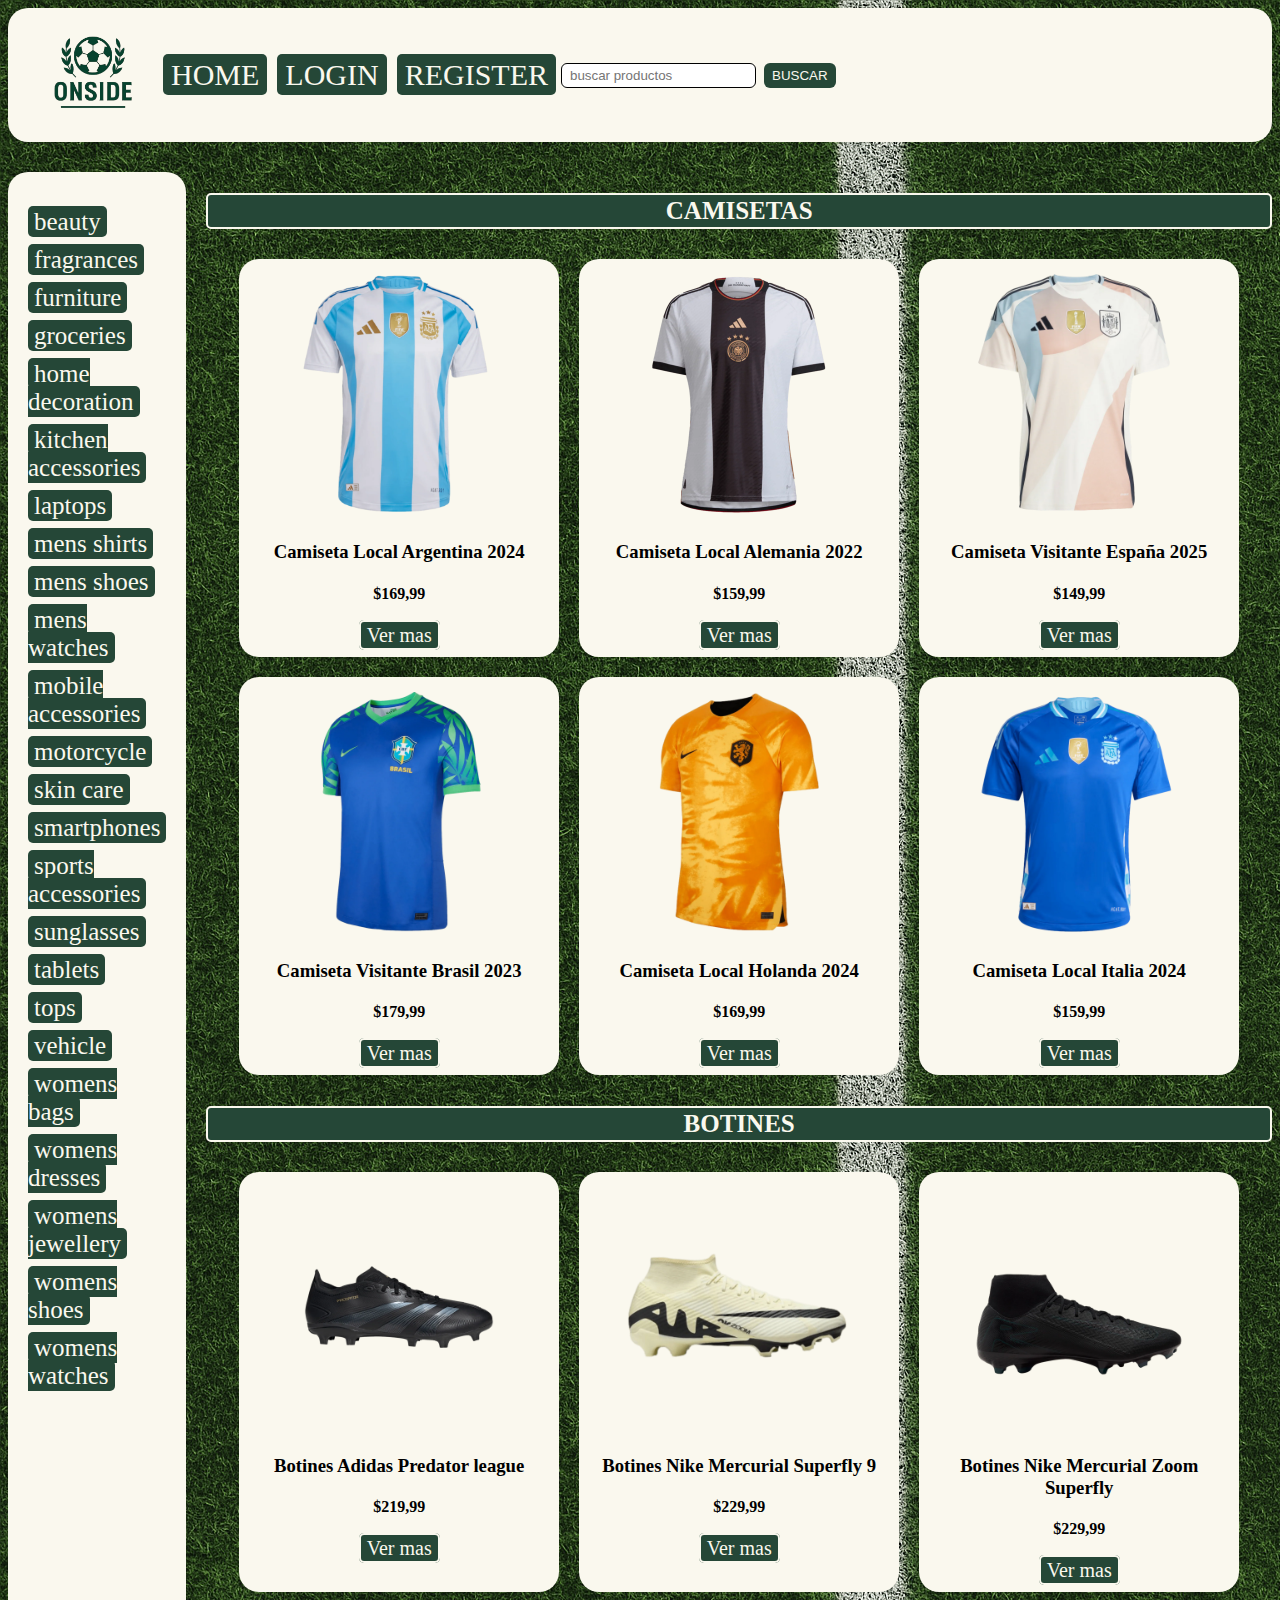
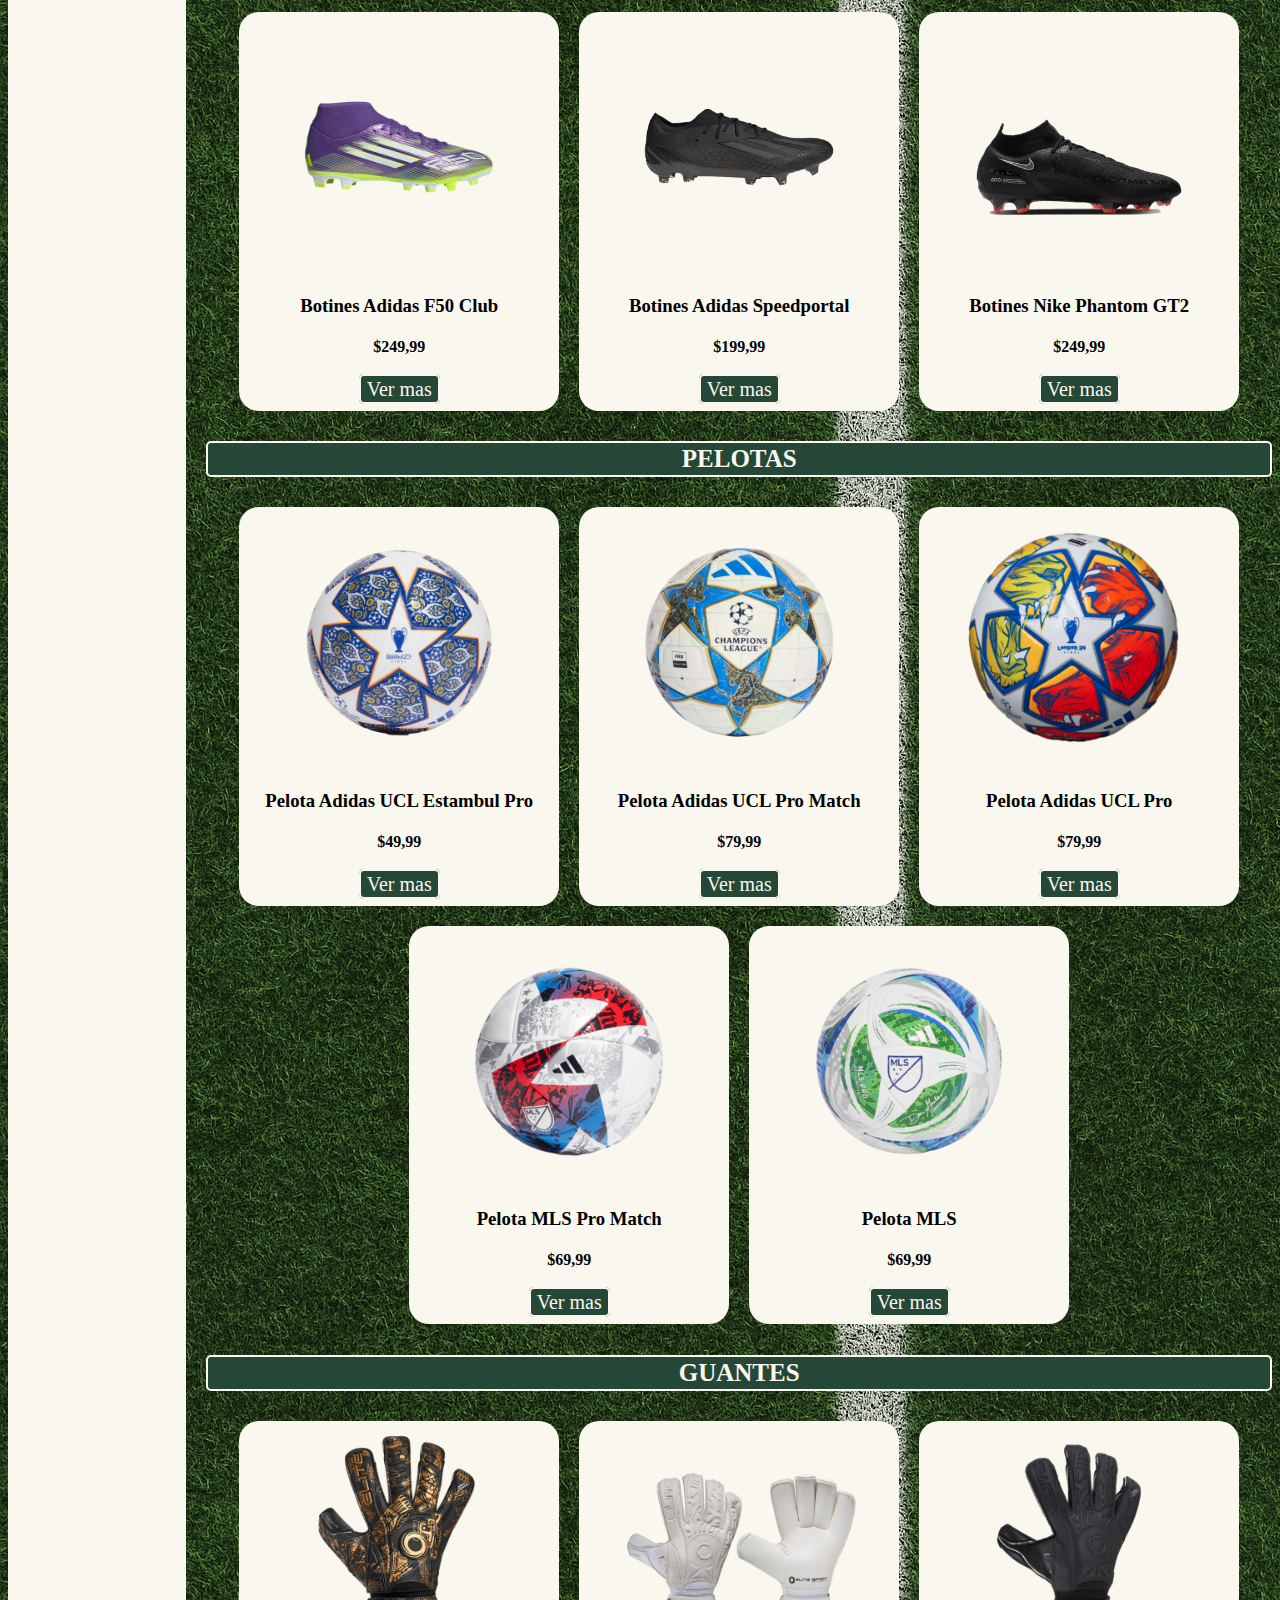
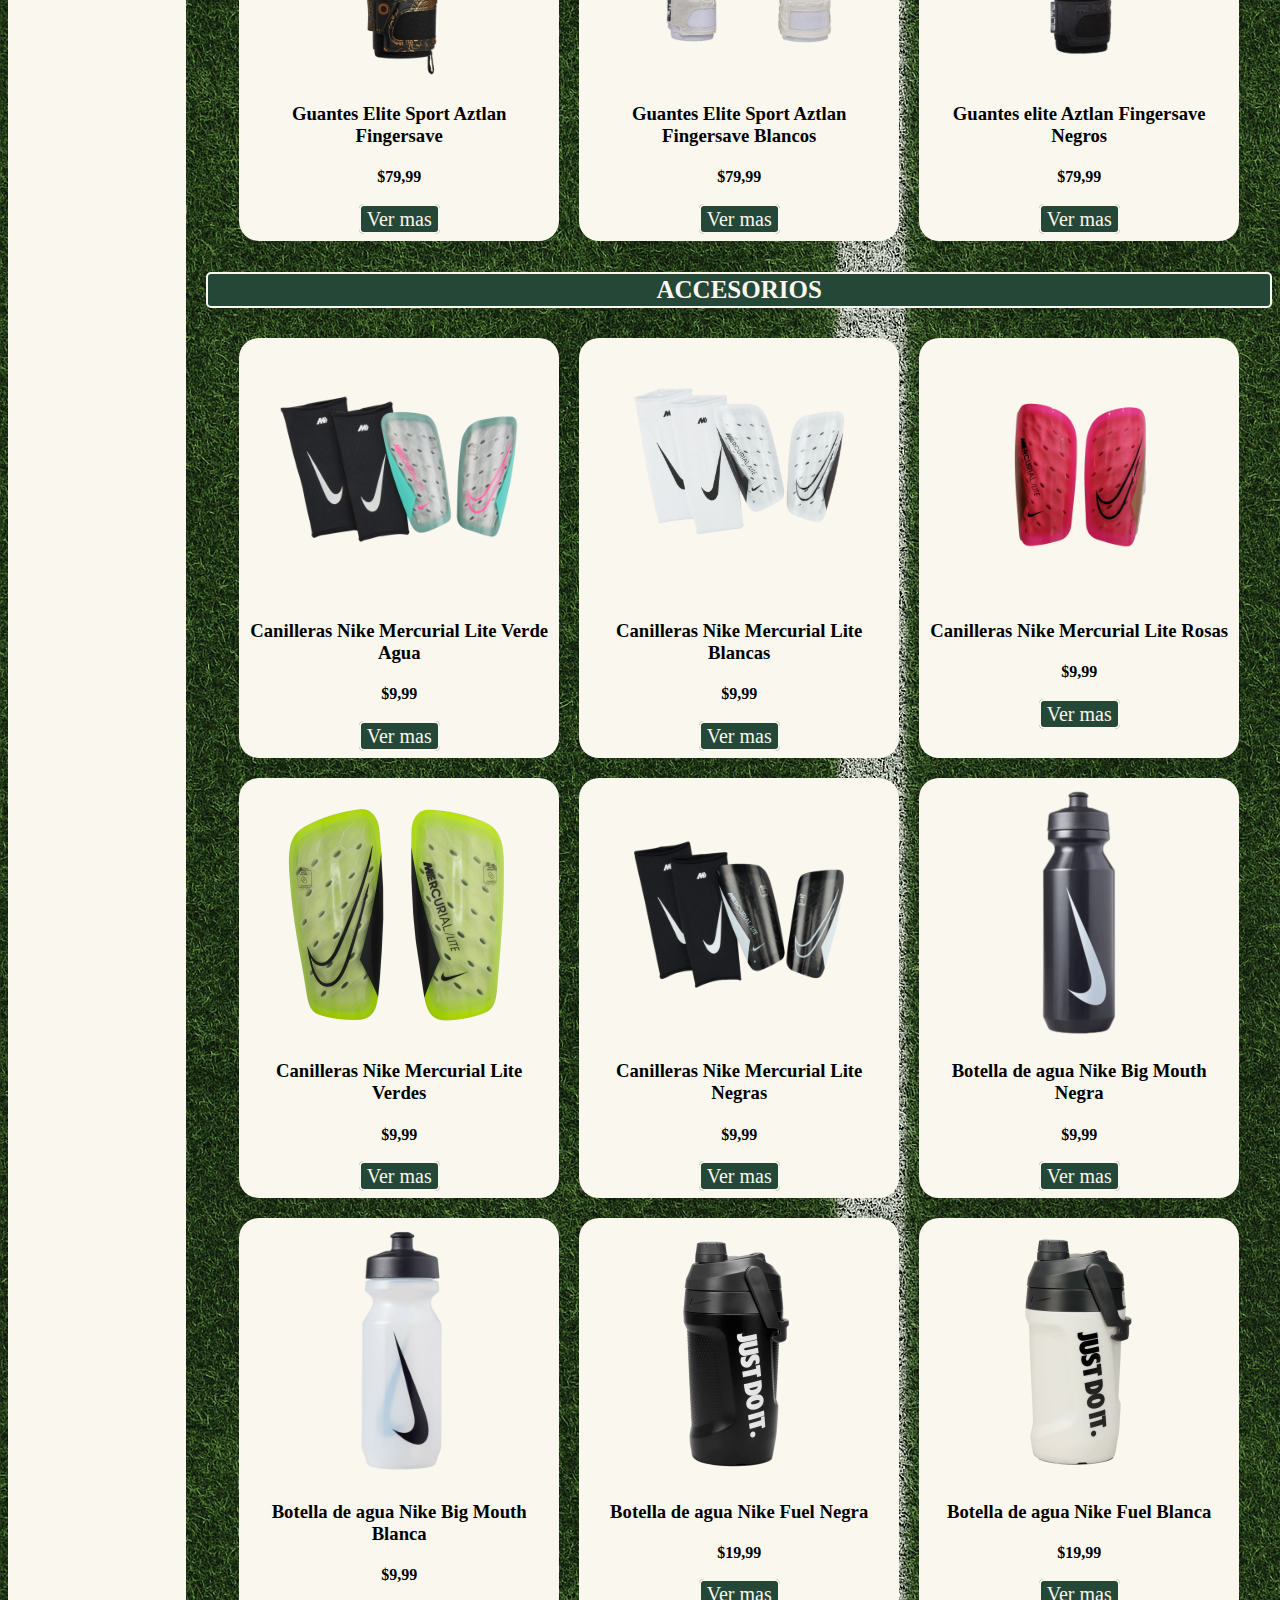
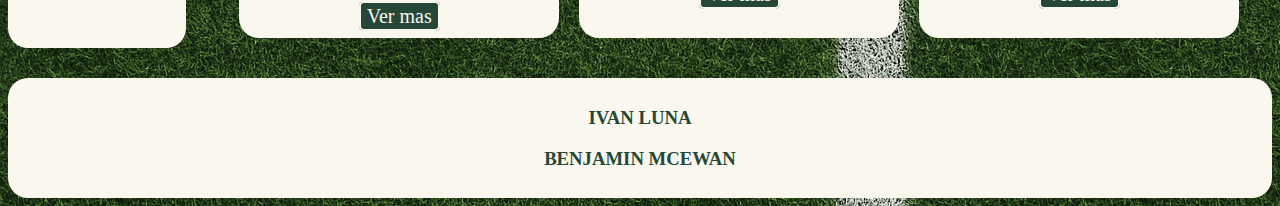
<file: index.html>
<!DOCTYPE html>
<html lang="en">

<head>
    <meta charset="UTF-8">
    <meta name="viewport" content="width=device-width, initial-scale=1.0">
    <title>OnSide</title>
    <link rel="stylesheet" href="./css/style.css">
</head>

<body class="body-home">
    <header class="section-header">
        <a href="index.html"><img class="logo" src="./img/WhatsApp_Image_2025-09-12_at_15.12.26-removebg-preview.png" alt="Logo"></a>
        <nav class="nav-header">
            <ul>
                <li><a class="home-index" href="./index.html">HOME</a></li>
                <li><a href="./login.html">LOGIN</a></li>
                <li><a href="./register.html">REGISTER</a></li>
            </ul>
            <form action="search-results.html" method="get" class="barradebusqueda">
                <input type="text" name="query" value="" placeholder="buscar productos">
                <button type="submit">BUSCAR</button>
            </form>
        </nav>

    </header>
    <main class="main-home">

        <section class="categorias">
            <ul>
                <li><a href="category.html">beauty</a></li>
                <li><a href="category.html">fragrances</a></li>
                <li><a href="category.html">furniture</a></li>
                <li><a href="category.html">groceries</a></li>
                <li><a href="category.html">home decoration</a></li>
                <li><a href="category.html">kitchen accessories</a></li>
                <li><a href="category.html">laptops</a></li>
                <li><a href="category.html">mens shirts</a></li>
                <li><a href="category.html">mens shoes</a></li>
                <li><a href="category.html">mens watches</a></li>
                <li><a href="category.html">mobile accessories</a></li>
                <li><a href="category.html">motorcycle</a></li>
                <li><a href="category.html">skin care</a></li>
                <li><a href="category.html">smartphones</a></li>
                <li><a href="category.html">sports accessories</a></li>
                <li><a href="category.html">sunglasses</a></li>
                <li><a href="category.html">tablets</a></li>
                <li><a href="category.html">tops</a></li>
                <li><a href="category.html">vehicle</a></li>
                <li><a href="category.html">womens bags</a></li>
                <li><a href="category.html">womens dresses</a></li>
                <li><a href="category.html">womens jewellery</a></li>
                <li><a href="category.html">womens shoes</a></li>
                <li><a href="category.html">womens watches</a></li>
            </ul>
        </section>

        <section class="productos">
            <h2>CAMISETAS</h2>
            <section class="cajas-productos">
                <article>
                    <img src="./img/camisetas/argentina.webp" alt="img-argentina">
                    <h3>Camiseta Local Argentina 2024</h3>
                    <h4>$169,99</h4>
                    <a href="product.html">Ver mas</a>
                </article>
                <article>
                    <img src="./img/camisetas/alemania.webp" alt="">
                    <h3>Camiseta Local Alemania 2022</h3>
                    <h4>$159,99</h4>
                    <a href="product.html">Ver mas</a>
                </article>
                </article>
                <article>
                    <img src="./img/camisetas/españa.webp" alt="">
                    <h3>Camiseta Visitante España 2025</h3>
                    <h4>$149,99</h4>
                    <a href="product.html">Ver mas</a>
                </article>
                </article>
                <article>
                    <img src="./img/camisetas/brazil.webp" alt="">
                    <h3>Camiseta Visitante Brasil 2023</h3>
                    <h4>$179,99</h4>
                    <a href="product.html">Ver mas</a>
                </article>
                </article>
                <article>
                    <img src="./img/camisetas/holanda.webp" alt="">
                    <h3>Camiseta Local Holanda 2024</h3>
                    <h4>$169,99</h4>
                    <a href="product.html">Ver mas</a>
                </article>
                <article>
                    <img src="./img/camisetas/italia.webp" alt="">
                    <h3>Camiseta Local Italia 2024</h3>
                    <h4>$159,99</h4>
                    <a href="product.html">Ver mas</a>
                </article>
            </section>

            <h2>BOTINES</h2>
            <section class="cajas-productos">
                <article>
                    <img src="./img/botines/adidas predator league.webp" alt="">
                    <h3>Botines Adidas Predator league</h3>
                    <h4>$219,99</h4>
                    <a href="product.html">Ver mas</a>
                </article>
                <article>
                    <img src="./img/botines/nike mercurial superfly 9.webp" alt="">
                    <h3>Botines Nike Mercurial Superfly 9</h3>
                    <h4>$229,99</h4>
                    <a href="product.html">Ver mas</a>
                </article>
                <article>
                    <img src="./img/botines/nike mercurial zoom superfly.webp" alt="">
                    <h3>Botines Nike Mercurial Zoom Superfly</h3>
                    <h4>$229,99</h4>
                    <a href="product.html">Ver mas</a>
                </article>
                <article>
                    <img src="./img/botines/Adidas F50 club.webp" alt="">
                    <h3>Botines Adidas F50 Club</h3>
                    <h4>$249,99</h4>
                    <a href="product.html">Ver mas</a>
                </article>
                <article>
                    <img src="./img/botines/botines speedportal.webp" alt="">
                    <h3>Botines Adidas Speedportal</h3>
                    <h4>$199,99</h4>
                    <a href="product.html">Ver mas</a>
                </article>
                <article>
                    <img src="./img/botines/nike phantom gt2.webp" alt="">
                    <h3>Botines Nike Phantom GT2</h3>
                    <h4>$249,99</h4>
                    <a href="product.html">Ver mas</a>
                </article>
            </section>

            <h2>PELOTAS</h2>
            <section class="cajas-productos">
                <article>
                    <img src="./img/pelotas/adidas ucl estambul pro.webp" alt="">
                    <h3>Pelota Adidas UCL Estambul Pro</h3>
                    <h4>$49,99</h4>
                    <a href="product.html">Ver mas</a>
                </article>
                <article>
                    <img src="./img/pelotas/adidas ucl pro match.webp" alt="">
                    <h3>Pelota Adidas UCL Pro Match</h3>
                    <h4>$79,99</h4>
                    <a href="product.html">Ver mas</a>
                </article>
                <article>
                    <img src="./img/pelotas/adidas ucl pro.webp" alt="">
                    <h3>Pelota Adidas UCL Pro</h3>
                    <h4>$79,99</h4>
                    <a href="product.html">Ver mas</a>
                </article>
                <article>
                    <img src="./img/pelotas/pelota mls pro match.webp" alt="">
                    <h3>Pelota MLS Pro Match</h3>
                    <h4>$69,99</h4>
                    <a href="product.html">Ver mas</a>
                </article>
                <article>
                    <img src="./img/pelotas/pelota mls.webp" alt="">
                    <h3>Pelota MLS</h3>
                    <h4>$69,99</h4>
                    <a href="product.html">Ver mas</a>
                </article>
            </section>

            <h2>GUANTES</h2>
            <section class="cajas-productos">
                <article>
                    <img src="./img/guantes/guantes arquero Elite Sport .webp" alt="">
                    <h3>Guantes Elite Sport Aztlan Fingersave</h3>
                    <h4>$79,99</h4>
                    <a href="product.html">Ver mas</a>
                </article>
                <article>
                    <img src="./img/guantes/guantes arquero blanco.webp" alt="">
                    <h3>Guantes Elite Sport Aztlan Fingersave Blancos</h3>
                    <h4>$79,99</h4>
                    <a href="product.html">Ver mas</a>
                </article>
                <article>
                    <img src="./img/guantes/guantes aruqero fingersave.webp" alt="">
                    <h3>Guantes elite Aztlan Fingersave Negros</h3>
                    <h4>$79,99</h4>
                    <a href="product.html">Ver mas</a>
                </article>
            </section>

            <h2>ACCESORIOS</h2>
            <section class="cajas-productos">
                <article>
                    <img src="./img/canilleras/nike mercural lite verde agua.webp" alt="">
                    <h3>Canilleras Nike Mercurial Lite Verde Agua</h3>
                    <h4>$9,99</h4>
                    <a href="product.html">Ver mas</a>
                </article>
                <article>
                    <img src="./img/canilleras/nike mercurial lite blancas.webp" alt="">
                    <h3>Canilleras Nike Mercurial Lite Blancas</h3>
                    <h4>$9,99</h4>
                    <a href="product.html">Ver mas</a>
                </article>
                <article>
                    <img src="./img/canilleras/nike mercurial lite rosas.webp" alt="">
                    <h3>Canilleras Nike Mercurial Lite Rosas</h3>
                    <h4>$9,99</h4>
                    <a href="product.html">Ver mas</a>
                </article>
                <article>
                    <img src="./img/canilleras/nike mercurial lite verdes.webp" alt="">
                    <h3>Canilleras Nike Mercurial Lite Verdes</h3>
                    <h4>$9,99</h4>
                    <a href="product.html">Ver mas</a>
                </article>
                <article>
                    <img src="./img/canilleras/nike mercurial lite.webp" alt="">
                    <h3>Canilleras Nike Mercurial Lite Negras</h3>
                    <h4>$9,99</h4>
                    <a href="product.html">Ver mas</a>
                </article>
                <article>
                    <img src="./img/botellas/da7a3bfb92933536740e5ce4723468a0-sw.webp" alt="">
                    <h3>Botella de agua Nike Big Mouth Negra</h4]3>
                        <h4>$9,99</h4>
                        <a href="product.html">Ver mas</a>
                </article>
                <article>
                    <img src="./img/botellas/ScreenShot2023-10-02at1.12.19PM_clipped_rev_1.webp" alt="">
                    <h3>Botella de agua Nike Big Mouth Blanca</h3>
                    <h4>$9,99</h4>
                    <a href="product.html">Ver mas</a>
                </article>
                <article>
                    <img src="./img/botellas/ScreenShot2022-07-22at5.56.33PM_clipped_rev_1.webp" alt="">
                    <h3>Botella de agua Nike Fuel Negra</h3>
                    <h4>$19,99</h4>
                    <a href="product.html">Ver mas</a>
                </article>
                <article>
                    <img src="./img/botellas/ScreenShot2022-07-25at3.38.55PM_clipped_rev_1.webp" alt="">
                    <h3>Botella de agua Nike Fuel Blanca</h3>
                    <h4>$19,99</h4>
                    <a href="product.html">Ver mas</a>
                </article>
            </section>
        </section>

    </main>
    <footer>
        <h3>IVAN LUNA</h3>
        <h3>BENJAMIN MCEWAN</h3>
    </footer>
    <script href="/JS/index.js"></script>
</body>

</html>
</file>
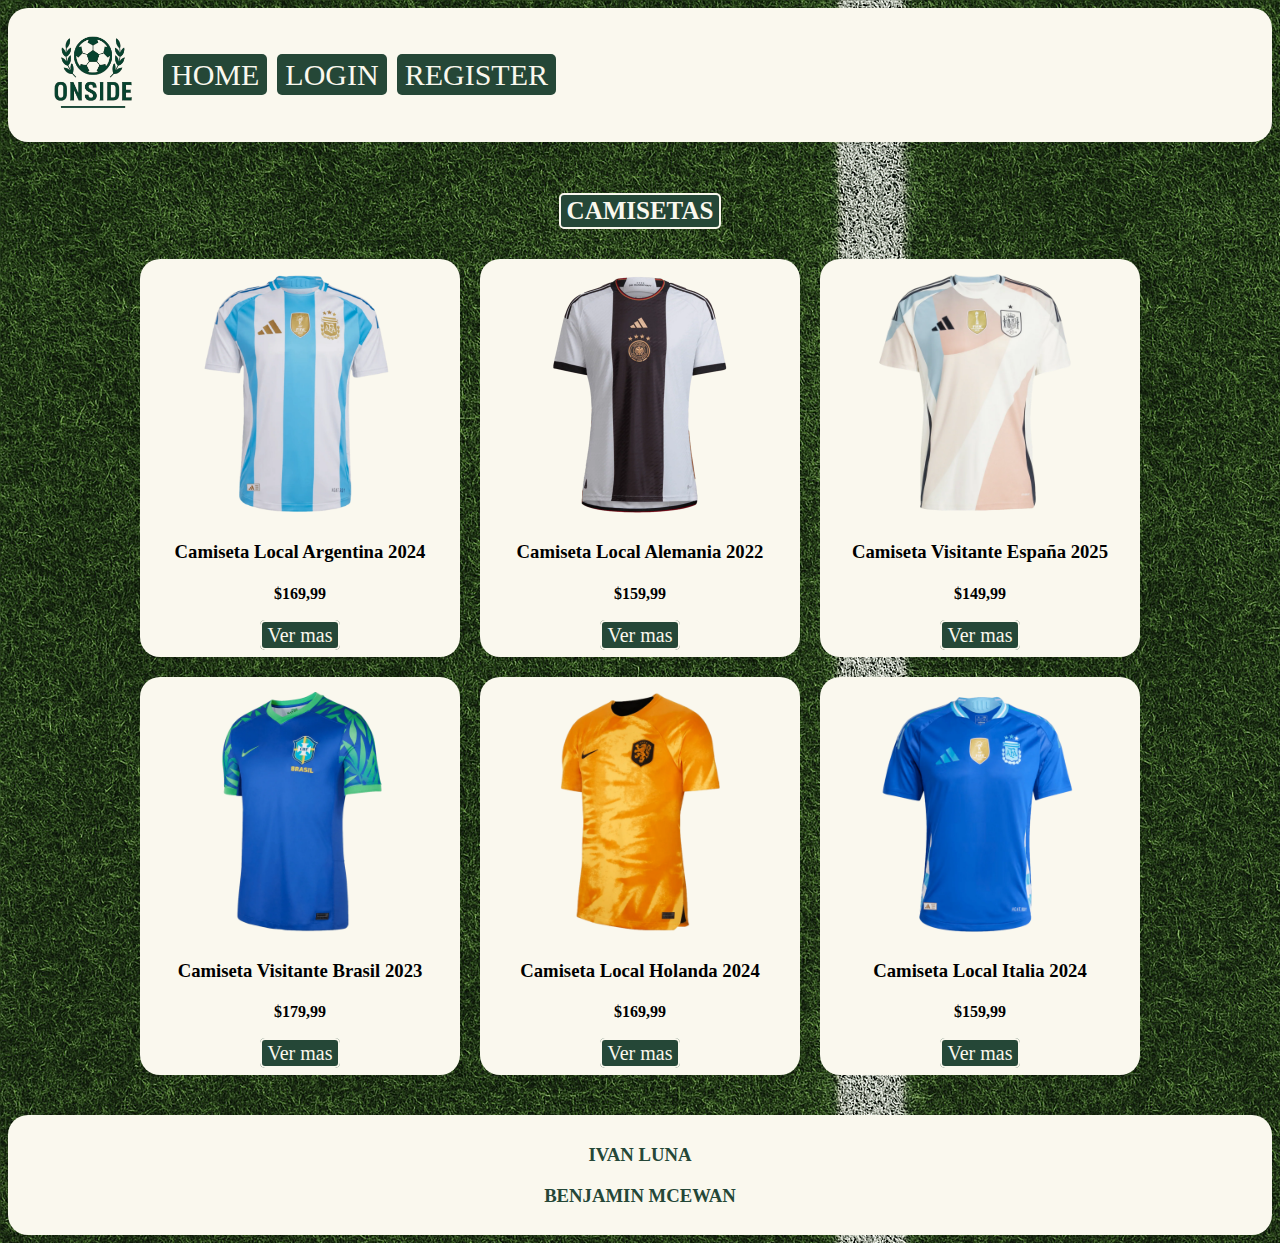
<file: category.html>
<!DOCTYPE html>
<html lang="en">

<head>
    <meta charset="UTF-8">
    <meta name="viewport" content="width=device-width, initial-scale=1.0">
    <title>Category</title>
    <link rel="stylesheet" href="./css/style.css">
</head>

<body>
    <header class="section-header">
        <a href="index.html"><img class="logo" src="./img/WhatsApp_Image_2025-09-12_at_15.12.26-removebg-preview.png" alt="Logo"></a>
        <nav class="nav-header">
            <ul>
                <li><a href="./index.html">HOME</a></li>
                <li><a href="./login.html">LOGIN</a></li>
                <li><a href="./register.html">REGISTER</a></li>
            </ul>
        </nav>

    </header>
    <section class="productos-search">
        <h2>CAMISETAS</h2>
        <section class="cajas-productos">
            <article>
                <img src="./img/camisetas/argentina.webp" alt="img-argentina">
                <h3>Camiseta Local Argentina 2024</h3>
                <h4>$169,99</h4>
                <a href="product.html">Ver mas</a>
            </article>
            <article>
                <img src="./img/camisetas/alemania.webp" alt="">
                <h3>Camiseta Local Alemania 2022</h3>
                <h4>$159,99</h4>
                <a href="product.html">Ver mas</a>
            </article>
            </article>
            <article>
                <img src="./img/camisetas/españa.webp" alt="">
                <h3>Camiseta Visitante España 2025</h3>
                <h4>$149,99</h4>
                <a href="product.html">Ver mas</a>
            </article>
            </article>
            <article>
                <img src="./img/camisetas/brazil.webp" alt="">
                <h3>Camiseta Visitante Brasil 2023</h3>
                <h4>$179,99</h4>
                <a href="product.html">Ver mas</a>
            </article>
            </article>
            <article>
                <img src="./img/camisetas/holanda.webp" alt="">
                <h3>Camiseta Local Holanda 2024</h3>
                <h4>$169,99</h4>
                <a href="product.html">Ver mas</a>
            </article>
            <article>
                <img src="./img/camisetas/italia.webp" alt="">
                <h3>Camiseta Local Italia 2024</h3>
                <h4>$159,99</h4>
                <a href="product.html">Ver mas</a>
            </article>
        </section>

    </section>
    <footer>
        <h3>IVAN LUNA</h3>
        <h3>BENJAMIN MCEWAN</h3>
    </footer>
    <script href="/JS/category.js"></script>
</body>

</html>
</file>
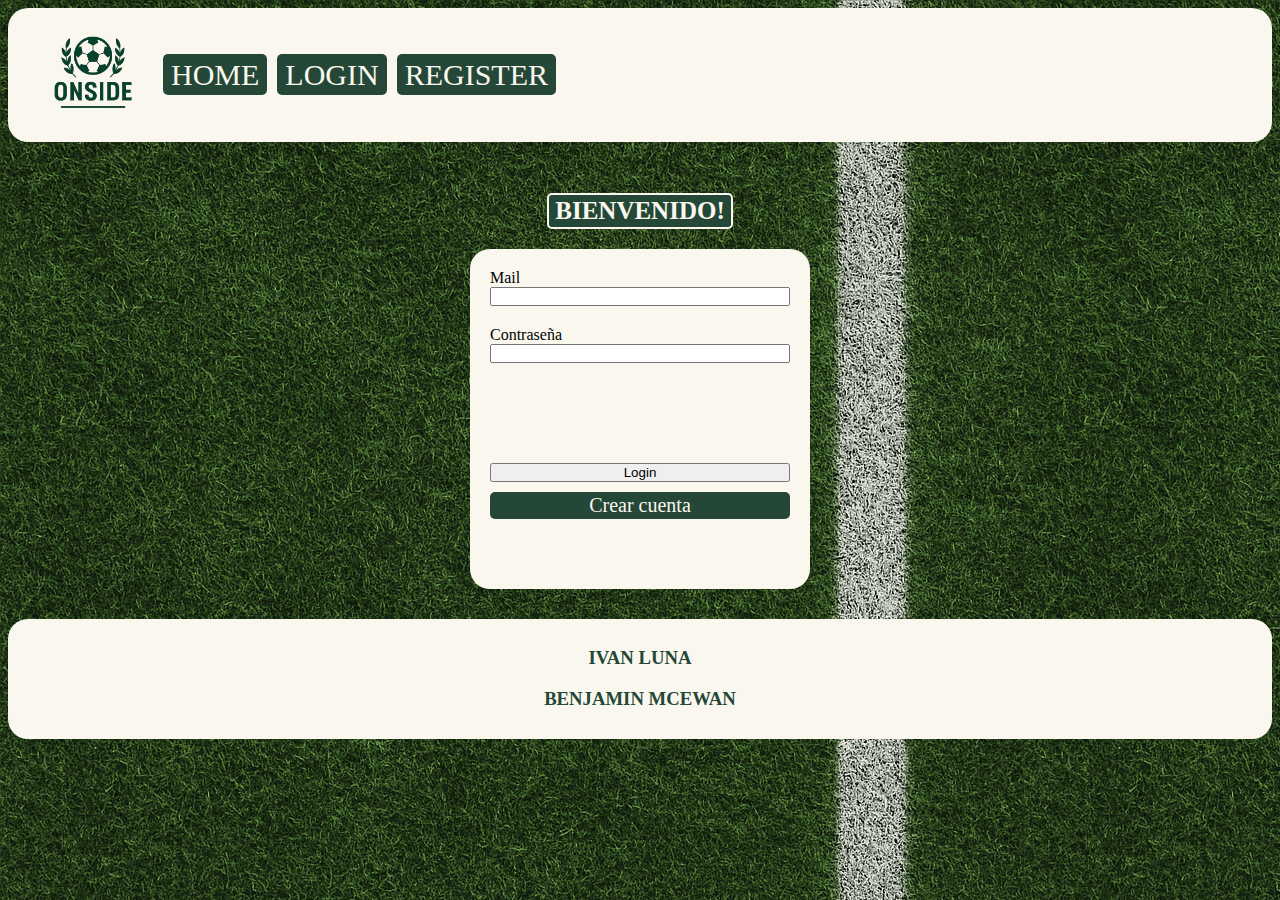
<file: login.html>
<!DOCTYPE html>
<html lang="en">

<head>
    <meta charset="UTF-8">
    <meta name="viewport" content="width=device-width, initial-scale=1.0">
    <title>Login</title>
    <link rel="stylesheet" href="./css/style.css">
</head>

<body>
    <header class="section-header">
        <a href="index.html"><img class="logo" src="./img/WhatsApp_Image_2025-09-12_at_15.12.26-removebg-preview.png" alt="Logo"></a>
        <nav class="nav-header">
            <ul>
                <li><a href="./index.html">HOME</a></li>
                <li><a href="./login.html">LOGIN</a></li>
                <li><a href="./register.html">REGISTER</a></li>
            </ul>
            
        </nav>

    </header>
    <main class="main-login">
        <h2>BIENVENIDO!</h2>
        <form class="form-login" action="index.html" method="get">
            <div>
                <label for="username">Mail</label>
                <input type="text" id="username" name="username" required>
            </div>
            <div>
                <label for="contraseña">Contraseña</label>
                <input type="password" id="contraseña" name="contraseña" required>
            </div>
            <div class="botones-login">
                <input type="submit" value="Login"> <a href="./register.html">Crear cuenta</a>
            </div>
        </form>
    </main>
    <footer>
        <h3>IVAN LUNA</h3>
        <h3>BENJAMIN MCEWAN</h3>
    </footer>
    <script href="/JS/login.js"></script>
</body>

</html>
</file>
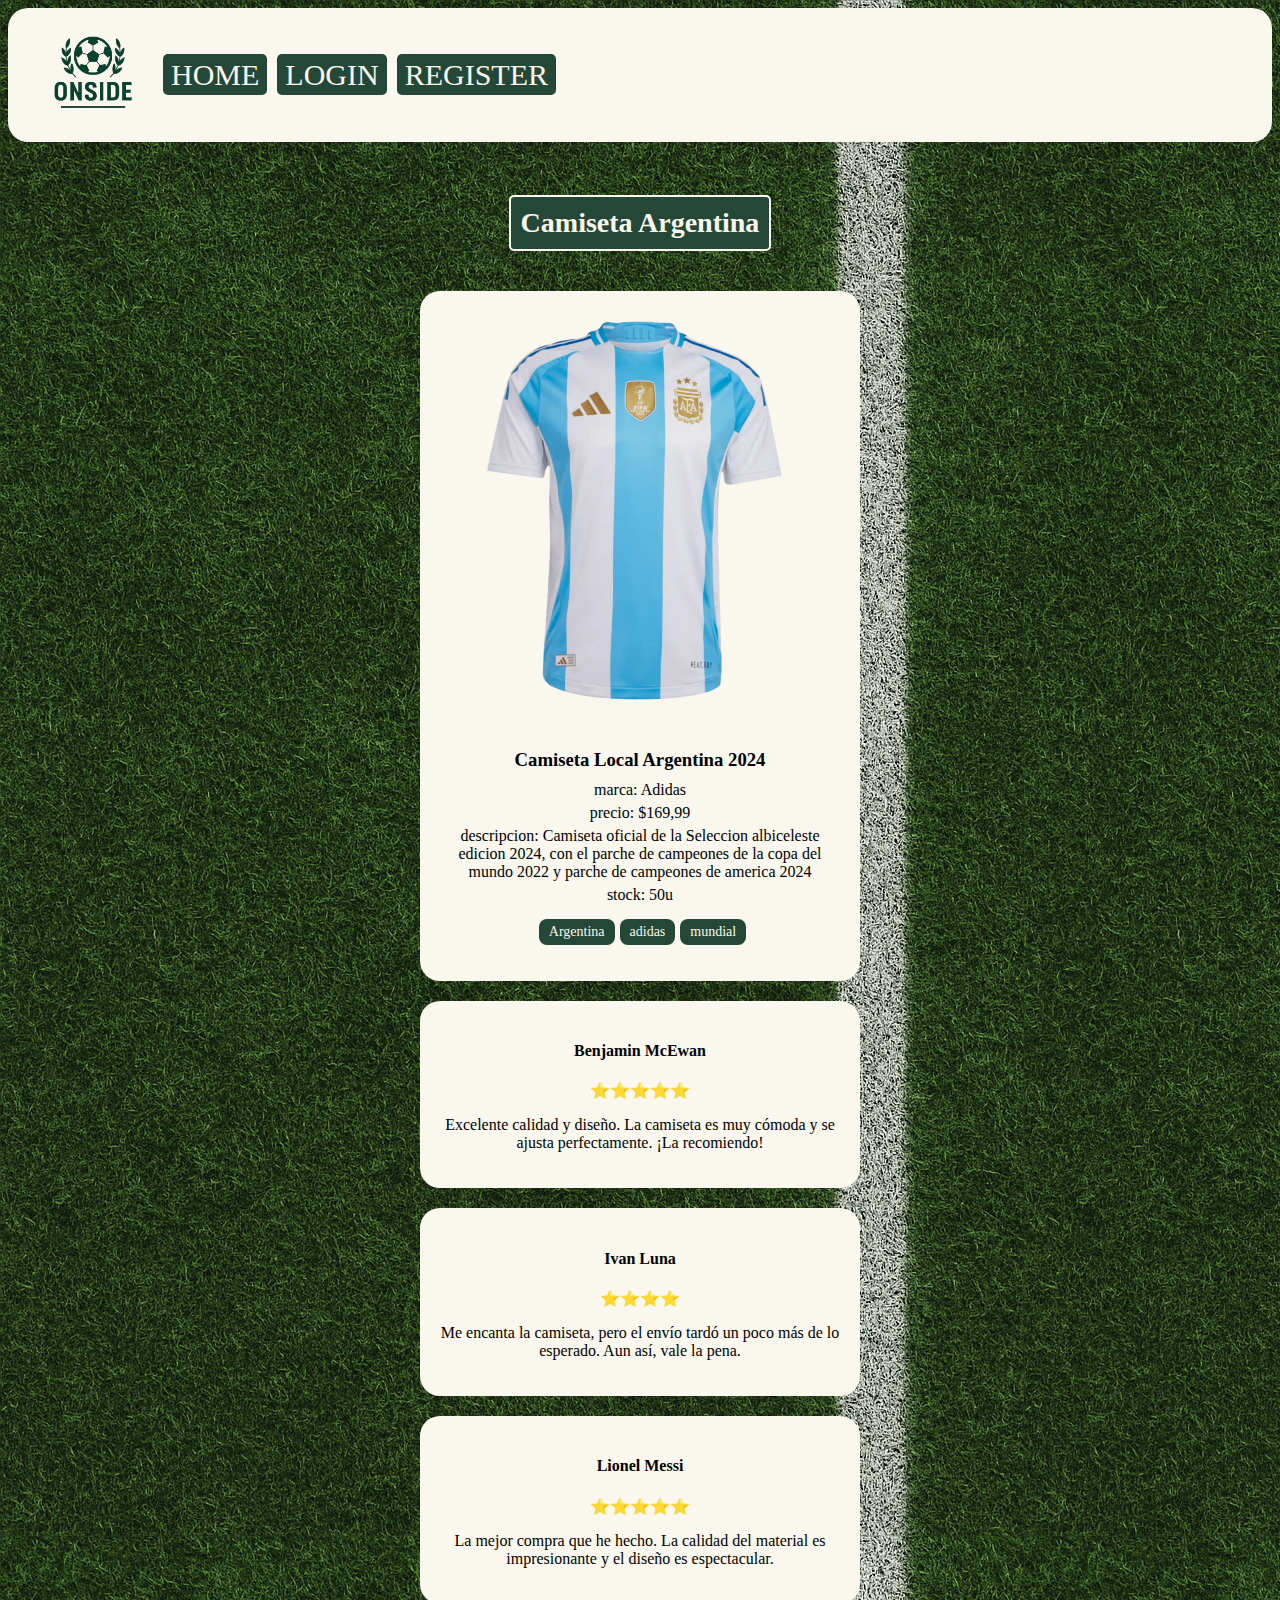
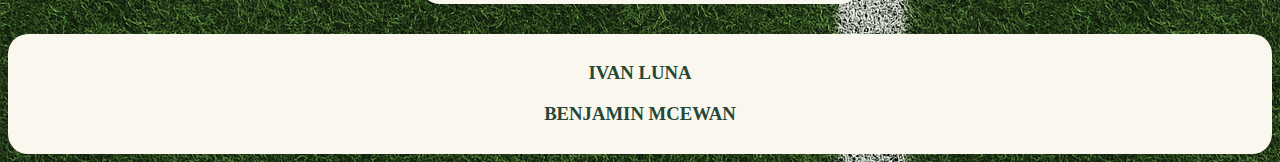
<file: product.html>
<!DOCTYPE html>
<html lang="en">

<head>
    <meta charset="UTF-8">
    <meta name="viewport" content="width=device-width, initial-scale=1.0">
    <title>onside|detalles del producto</title>
    <link rel="stylesheet" href="./css/style.css">
</head>

<body>
    <header class="section-header">
        <a href="index.html"><img class="logo" src="./img/WhatsApp_Image_2025-09-12_at_15.12.26-removebg-preview.png" alt="Logo"></a>
        <nav class="nav-header">
            <ul>
                <li><a href="./index.html">HOME</a></li>
                <li><a href="./login.html">LOGIN</a></li>
                <li><a href="./register.html">REGISTER</a></li>
            </ul>
            
        </nav>

    </header>

    <main class="product-detail">

        <section class="bloque-productos">
            <h2> Camiseta Argentina </h2>
            <article class="detalledeproducto">
                <div class="camisetaarg">
                    <img src="./img/camisetas/argentina.webp" alt="Camiseta Argentina 2024">
                </div>
                <div class="info-del-producto">
                    <h3>Camiseta Local Argentina 2024</h3>
                    <p>marca: Adidas</p>
                    <p>precio: $169,99</p>
                    <p>descripcion: Camiseta oficial de la Seleccion albiceleste edicion 2024, con el parche de
                        campeones de la copa del mundo 2022 y parche de campeones de america 2024 </p>
                    <p>stock: 50u</p>

                    <ul class="tags">
                        <li>Argentina</li>
                        <li>adidas</li>
                        <li>mundial</li>
                    </ul>
                </div>
            </article>
            <article class="reseña">
                <h4>Benjamin McEwan</h4>
                <p>⭐⭐⭐⭐⭐</p>
                <p>Excelente calidad y diseño. La camiseta es muy cómoda y se ajusta perfectamente. ¡La recomiendo!</p>
            </article>
            <article class="reseña">
                <h4>Ivan Luna</h4>
                <p>⭐⭐⭐⭐</p>
                <p>Me encanta la camiseta, pero el envío tardó un poco más de lo esperado. Aun así, vale la pena.</p>
            </article>
            <article class="reseña">
                <h4>Lionel Messi</h4>
                <p>⭐⭐⭐⭐⭐</p>
                <p>La mejor compra que he hecho. La calidad del material es impresionante y el diseño es espectacular.
                </p>
            </article>
        </section>
        <section class="reseñas">

        </section>
    </main>
    <footer>
        <h3>IVAN LUNA</h3>
        <h3>BENJAMIN MCEWAN</h3>
    </footer>
    <script href="/JS/product.js"></script>
</body>

</html>
</file>
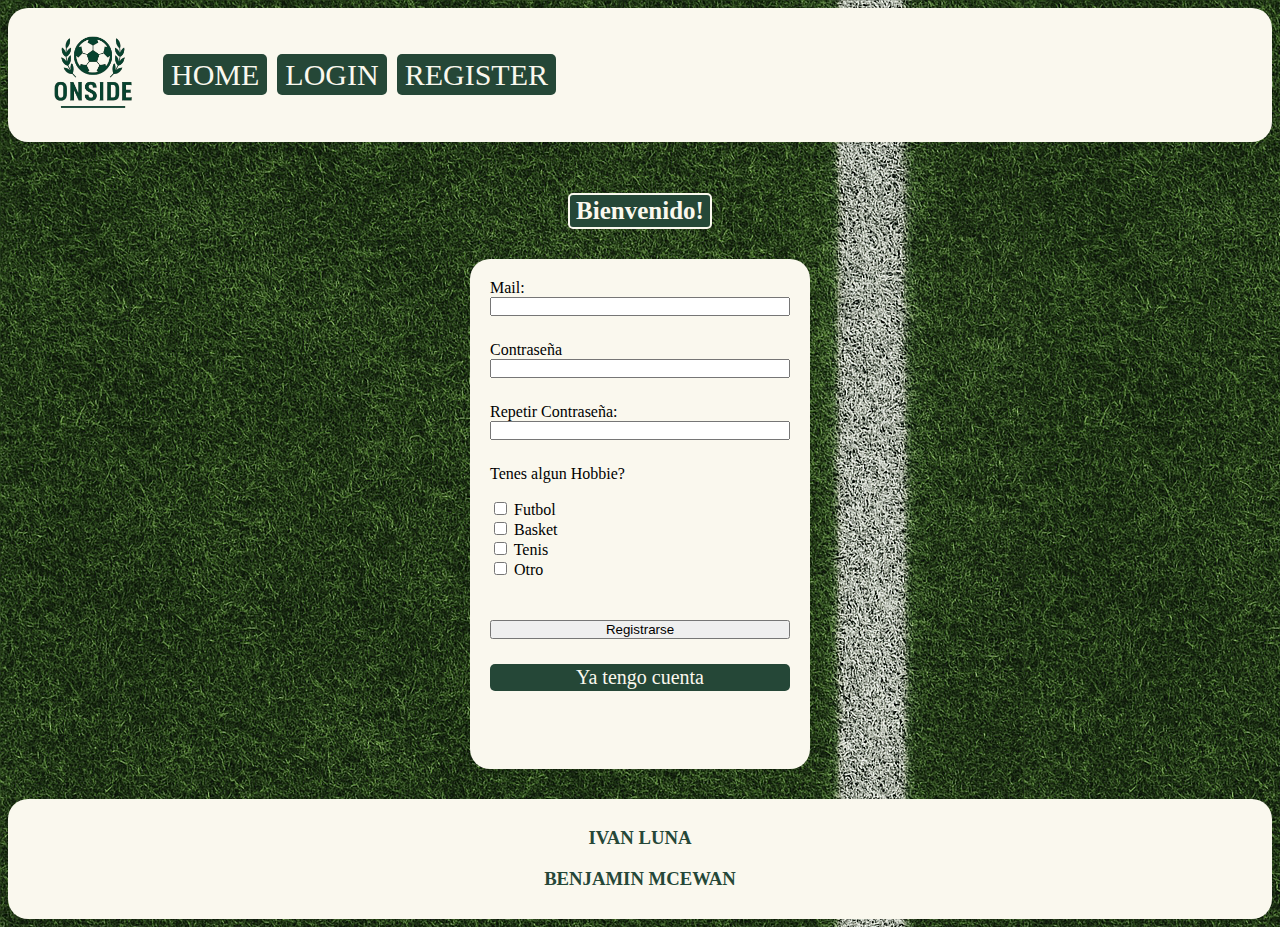
<file: register.html>
<!DOCTYPE html>
<html lang="en">

<head>
    <meta charset="UTF-8">
    <meta name="viewport" content="width=device-width, initial-scale=1.0">
    <title>Register</title>
    <link rel="stylesheet" href="./css/style.css">
</head>

<body>
    <header class="section-header">
        <a href="index.html"><img class="logo" src="./img/WhatsApp_Image_2025-09-12_at_15.12.26-removebg-preview.png" alt="Logo"></a>
        <nav class="nav-header">
            <ul>
                <li><a href="./index.html">HOME</a></li>
                <li><a href="./login.html">LOGIN</a></li>
                <li><a href="./register.html">REGISTER</a></li>
            </ul>
            
        </nav>

    </header>
    <main class="main-register">
        <h2>Bienvenido!</h2>
        <form class="form-register" action="login.html" method="get">
            <div>
                <label for="username">Mail: </label>
                <input type="text" id="username" name="username" required>
            </div>

            <div>
                <label for="contraseña">Contraseña</label>
                <input type="password" id="contraseña" name="contraseña" required>
            </div>

            <div>
                <label for="contraseña2">Repetir Contraseña: </label>
                <input type="password" id="contraseña2" name="contraseña2" required>
            </div>


            <div>
                <label for="hobbies">Tenes algun Hobbie?</label>
                <ul>
                    <li>
                        <input type="checkbox" id="hobbies" name="hobbies"> Futbol
                    </li>
                    <li>
                        <input type="checkbox" id="hobbies" name="hobbies"> Basket
                    </li>
                    <li>
                        <input type="checkbox" id="hobbies" name="hobbies"> Tenis
                    </li>
                    <li>
                        <input type="checkbox" id="hobbies" name="hobbies"> Otro
                    </li>
                </ul>
            </div>
            <div class="botones-register">
                <button type="submit">Registrarse</button>
            </div>

            <div>
                <a href="./login.html">Ya tengo cuenta</a>
            </div>



        </form>
    </main>
    <footer>
        <h3>IVAN LUNA</h3>
        <h3>BENJAMIN MCEWAN</h3>
    </footer>
    <script href="/JS/register.js"></script>
</body>

</html>
</file>
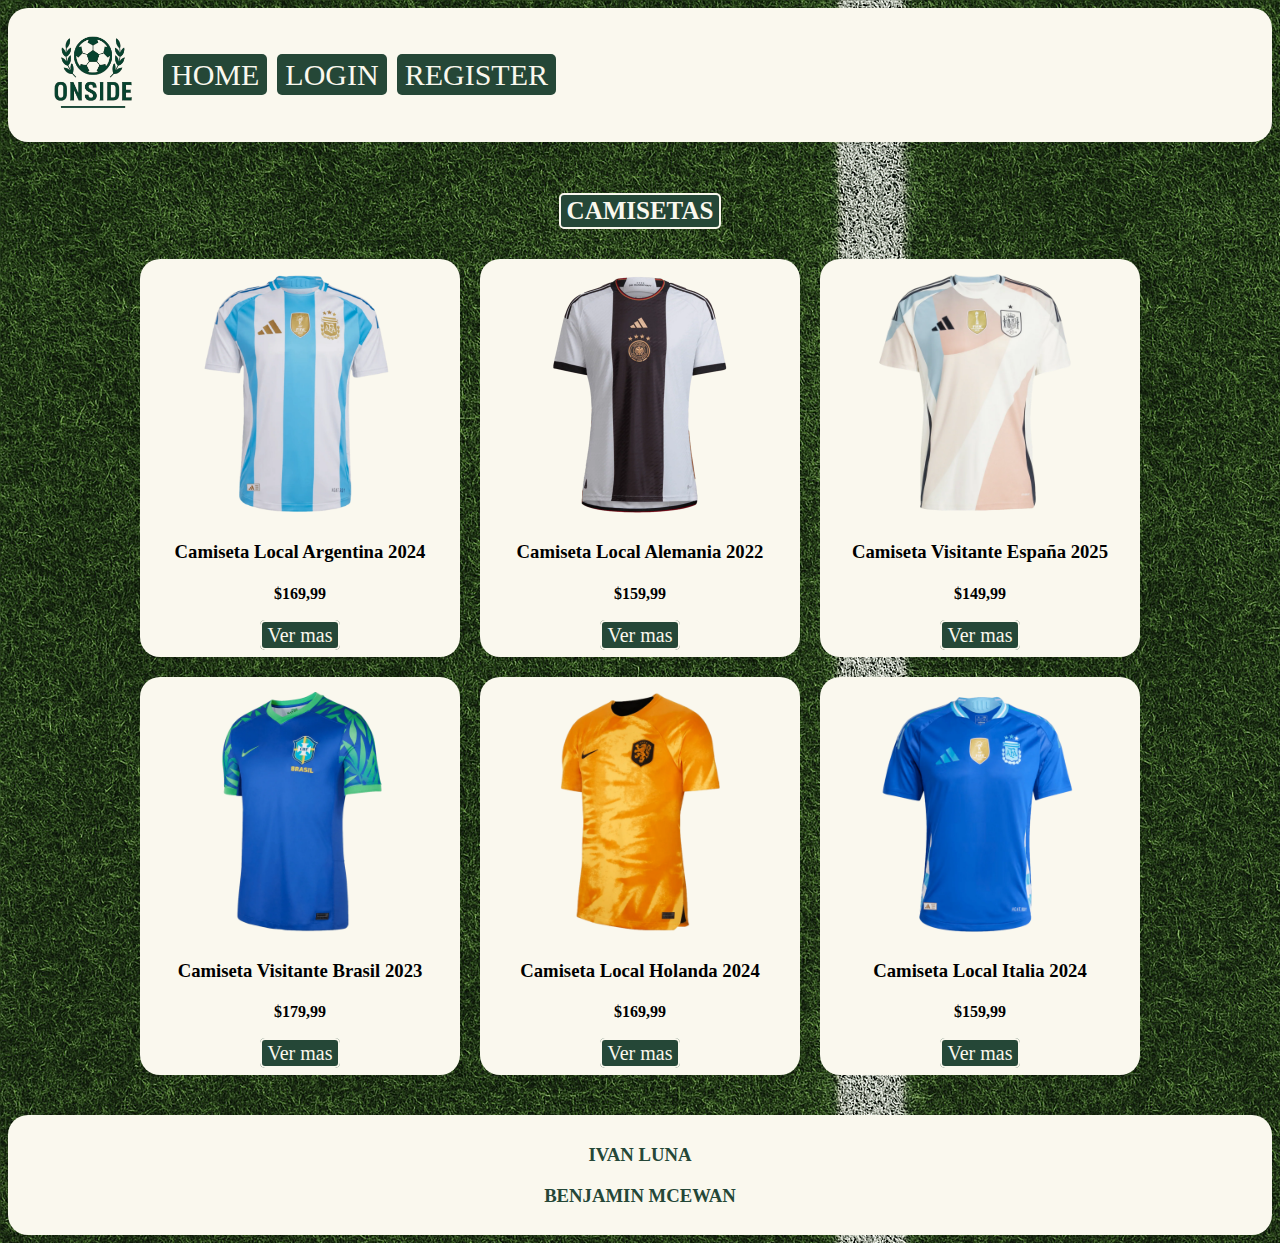
<file: search-results.html>
<!DOCTYPE html>
<html lang="en">

<head>
    <meta charset="UTF-8">
    <meta name="viewport" content="width=device-width, initial-scale=1.0">
    <title>Search</title>
    <link rel="stylesheet" href="./css/style.css">
</head>

<body>
    <header class="section-header">
        <a href="index.html"><img class="logo" src="./img/WhatsApp_Image_2025-09-12_at_15.12.26-removebg-preview.png" alt="Logo"></a>
        <nav class="nav-header">
            <ul>
                <li><a href="./index.html">HOME</a></li>
                <li><a href="./login.html">LOGIN</a></li>
                <li><a href="./register.html">REGISTER</a></li>
            </ul>
            
        </nav>

    </header>
</body>

<main>
    <section class="productos-search">
        <h2 class="resultadosnoencontrados">resultado no encontrado...</h2>
        <h2>CAMISETAS</h2>
        <section class="cajas-productos">
            <article>
                <img src="./img/camisetas/argentina.webp" alt="img-argentina">
                <h3>Camiseta Local Argentina 2024</h3>
                <h4>$169,99</h4>
                <a href="product.html">Ver mas</a>
            </article>
            <article>
                <img src="./img/camisetas/alemania.webp" alt="">
                <h3>Camiseta Local Alemania 2022</h3>
                <h4>$159,99</h4>
                <a href="product.html">Ver mas</a>
            </article>
            </article>
            <article>
                <img src="./img/camisetas/españa.webp" alt="">
                <h3>Camiseta Visitante España 2025</h3>
                <h4>$149,99</h4>
                <a href="product.html">Ver mas</a>
            </article>
            </article>
            <article>
                <img src="./img/camisetas/brazil.webp" alt="">
                <h3>Camiseta Visitante Brasil 2023</h3>
                <h4>$179,99</h4>
                <a href="product.html">Ver mas</a>
            </article>
            </article>
            <article>
                <img src="./img/camisetas/holanda.webp" alt="">
                <h3>Camiseta Local Holanda 2024</h3>
                <h4>$169,99</h4>
                <a href="product.html">Ver mas</a>
            </article>
            <article>
                <img src="./img/camisetas/italia.webp" alt="">
                <h3>Camiseta Local Italia 2024</h3>
                <h4>$159,99</h4>
                <a href="product.html">Ver mas</a>
            </article>
        </section>
    </section>

    <footer>
        <h3>IVAN LUNA</h3>
        <h3>BENJAMIN MCEWAN</h3>
    </footer>
    <script href="/JS/search-results.js"></script>
</main>

</html>
</file>
<file: css/style.css>
* {
    padding: 0px;
}

body {
    background-image: url(../img/fondo.png);
    background-repeat: repeat;
}

.nav-header a {
    text-decoration: none;
    background-color: #254737;
    padding-left: 8px;
    padding-right: 8px;
    padding-bottom: 4px;
    padding-top: 4px;
    border-radius: 5px;
    color: #FAF8EE;
    font-size: 30px;
    margin-left: 5px;
    margin-right: 5px;
}

.section-header {
    display: flex;
    flex-direction: row;
    background-color: #FAF8EE;
    border-radius: 20px;
    margin-bottom: 30px;
}


.nav-header {
    display: flex;
    flex-direction: row;
    align-items: center;
    justify-content: space-around;
}

.nav-header ul {
    display: flex;
    list-style: none;
}

.logo {
    width: 130px;
    height: auto;
    margin-left: 20px;
    border-radius: 100px;
}

.resultadosnoencontrados {
    color: #FAF8EE;
    display: none;
    justify-content: center;
}

.barradebusqueda {
    display: flex;

}

.barradebusqueda input {
    padding-left: 8px;
    padding-right: 8px;
    padding-top: 4px;
    padding-bottom: 4px;
    border-radius: 6px;
    border: 1px solid;

}

.barradebusqueda button {
    background-color: #254737;
    color: #faf8ee;
    border: none;
    border-radius: 6px;
    padding-left: 8px;
    padding-right: 8px;
    padding-top: 4px;
    padding-bottom: 4px;
    margin-left: 8px;
}

.main-home {
    display: flex;
    flex-direction: row;

}



.categorias {
    background-color: #FAF8EE;
    border-radius: 20px;
    margin-right: 20px;
}

.categorias ul {
    display: flex;
    flex-direction: column;
    list-style: none;
    padding: 20px;
}

.categorias li {
    margin-bottom: 10px;
}

.categorias a {
    text-decoration: none;
    background-color: #254737;
    padding-left: 6px;
    padding-right: 6px;
    padding-bottom: 2px;
    padding-top: 2px;
    border-radius: 5px;
    color: #FAF8EE;
    font-size: 25px;
}

.cajas-productos {
    display: flex;
    flex-direction: row;
    flex-wrap: wrap;
    justify-content: center;
}

.cajas-productos article {
    background-color: #FAF8EE;
    border-radius: 20px;
    width: 300px;
    height: auto;
    padding: 10px;
    text-align: center;
    margin: 10px;
}

.cajas-productos img {
    width: 250px;
    height: auto;
}



.productos h2 {
    text-align: center;
    background-color: #254737;
    padding-left: 6px;
    padding-right: 6px;
    padding-bottom: 2px;
    padding-top: 2px;
    border-radius: 5px;
    color: #FAF8EE;
    font-size: 25px;
    border: 2px solid #FAF8EE;
    margin-bottom: 20px;
}

.productos a {
    text-align: center;
    text-decoration: none;
    background-color: #254737;
    padding-left: 6px;
    padding-right: 6px;
    padding-bottom: 2px;
    padding-top: 2px;
    border-radius: 5px;
    color: #FAF8EE;
    font-size: 20px;
    border: 2px solid #FAF8EE;
}

.main-login h2 {
    text-align: center;
    background-color: #254737;
    padding-left: 6px;
    padding-right: 6px;
    padding-bottom: 2px;
    padding-top: 2px;
    border-radius: 5px;
    color: #FAF8EE;
    font-size: 25px;
    border: 2px solid #FAF8EE;
    margin-bottom: 20px;
}

.main-login {
    display: flex;
    flex-direction: column;
    align-items: center;
    justify-content: center;
}

.form-login {
    background-color: #FAF8EE;
    border-radius: 20px;
    padding: 20px;
    display: flex;
    flex-direction: column;

    width: 300px;
    height: 300px;
}

.form-login div {
    display: flex;
    flex-direction: column;
    margin-bottom: 20px;
}

.botones-login {
    padding-top: 80px;
}

.form-login a {
    text-align: center;
    text-decoration: none;
    background-color: #254737;
    padding-left: 6px;
    padding-right: 6px;
    padding-bottom: 2px;
    padding-top: 2px;
    border-radius: 5px;
    color: #FAF8EE;
    font-size: 20px;
    margin-top: 10px;
}

.camisetaarg img {
    width: 100%;
    height: auto;
    border-radius: 10px;
    margin-bottom: 15px;
}

.product-detail {
    display: flex;
    justify-content: center;
}


.info-del-producto {
    flex: 1;
    min-width: 260px;
}


.detalledeproducto {
    background-color: #FAF8EE;
    border-radius: 20px;
    width: 400px;
    padding: 20px;
    text-align: center;
}

.info-del-producto h3 {
    font-size: 24;
    margin-bottom: 10px;
}

.info-del-producto p {
    margin: 5px 0;
    font-size: 16px;
}

.tags {
    list-style: none;
    margin-top: 15px;
    display: flex;
    justify-content: center;
}

.tags li {
    background-color: #254737;
    color: #FAF8EE;
    padding: 5px 10px;
    border-radius: 8px;
    font-size: 14px;
    margin-left: 5px;
}

.bloque-productos {
    display: flex;
    flex-direction: column;
    align-items: center;
    justify-content: center;

}

.bloque-productos article {
    margin-top: 20px;
}

.bloque-productos h2 {
    text-align: center;
    background-color: #254737;
    font-size: 28px;
    margin-bottom: 20px;
    color: #FAF8EE;
    padding: 10px;
    border-radius: 5px;
    border: 2px solid #FAF8EE;
}

.reseña {
    background-color: #FAF8EE;
    border-radius: 20px;
    width: 400px;
    padding: 20px;
    text-align: center;
}

.main-register {
    display: flex;
    flex-direction: column;
    align-items: center;
    justify-content: center;
}

.form-register {
    background-color: #FAF8EE;
    border-radius: 20px;
    padding: 20px;
    display: flex;
    flex-direction: column;
    width: 300px;
    height: 470px;
    margin-top: 10px;
}

.main-register h2 {
    text-align: center;
    background-color: #254737;
    padding-left: 6px;
    padding-right: 6px;
    padding-bottom: 2px;
    padding-top: 2px;
    border-radius: 5px;
    color: #FAF8EE;
    font-size: 25px;
    border: 2px solid #FAF8EE;
    margin-bottom: 20px;
}

.form-register ul {
    list-style: none;

}

.form-register div {
    display: flex;
    flex-direction: column;
    margin-bottom: 25px;
}

.form-register a {
    text-align: center;
    text-decoration: none;
    background-color: #254737;
    padding-left: 6px;
    padding-right: 6px;
    padding-bottom: 2px;
    padding-top: 2px;
    border-radius: 5px;
    color: #FAF8EE;
    font-size: 20px;
}

footer{
    background-color: #FAF8EE;
    color: #254737;
    text-align: center;
    padding: 10px;
    margin-top: 30px;
    border-radius: 20px;
}

.productos-search {
    display: flex;
    flex-direction: column;
    align-items: center;
    justify-content: center;
}

.productos-search h2 {
    text-align: center;
    background-color: #254737;
    padding-left: 6px;
    padding-right: 6px;
    padding-bottom: 2px;
    padding-top: 2px;
    border-radius: 5px;
    color: #FAF8EE;
    font-size: 25px;
    border: 2px solid #FAF8EE;
    margin-bottom: 20px;
}

.productos-search a {
    text-align: center;
    text-decoration: none;
    background-color: #254737;
    padding-left: 6px;
    padding-right: 6px;
    padding-bottom: 2px;
    padding-top: 2px;
    border-radius: 5px;
    color: #FAF8EE;
    font-size: 20px;
    border: 2px solid #FAF8EE;
}
@media (max-width: 426px) {

    .section-header {
        width: 100%;
        display: flex;
        justify-content: center;
    }

    .section-header a {
        font-size: 15px;
    }

    .barradebusqueda button {
        font-size: 12px;
    }

    .logo {
        display: none;
        width: 80px;
        height: auto;
    }

    .categorias a {
        font-size: 17px;
    }

    .productos {
        max-width: 60%;
    }

    .cajas-productos img {
        max-width: 140px;
        height: auto;
    }

    .nav-header {
        padding: 10px;
    }

    .home-index {
        display: none;
    }

    .bloque-productos article {
        width: 350px;
    }
}
</file>
